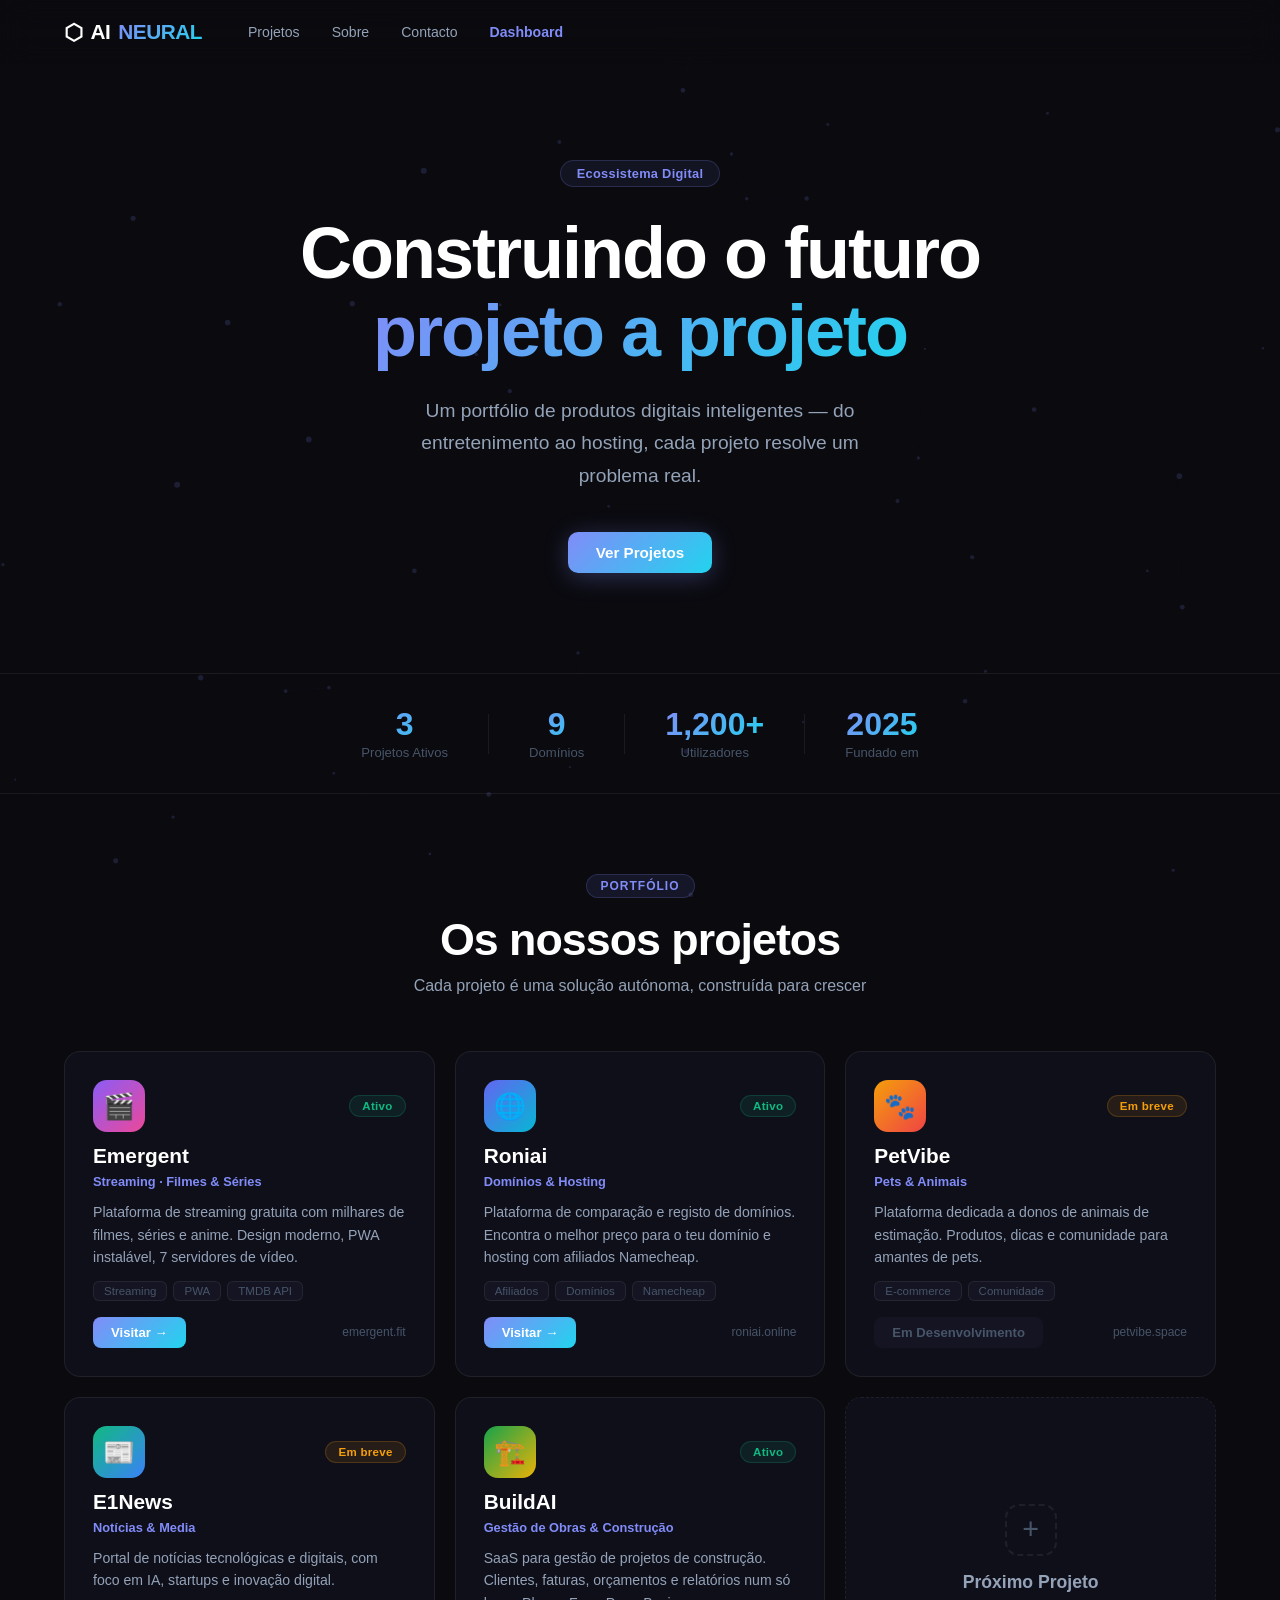
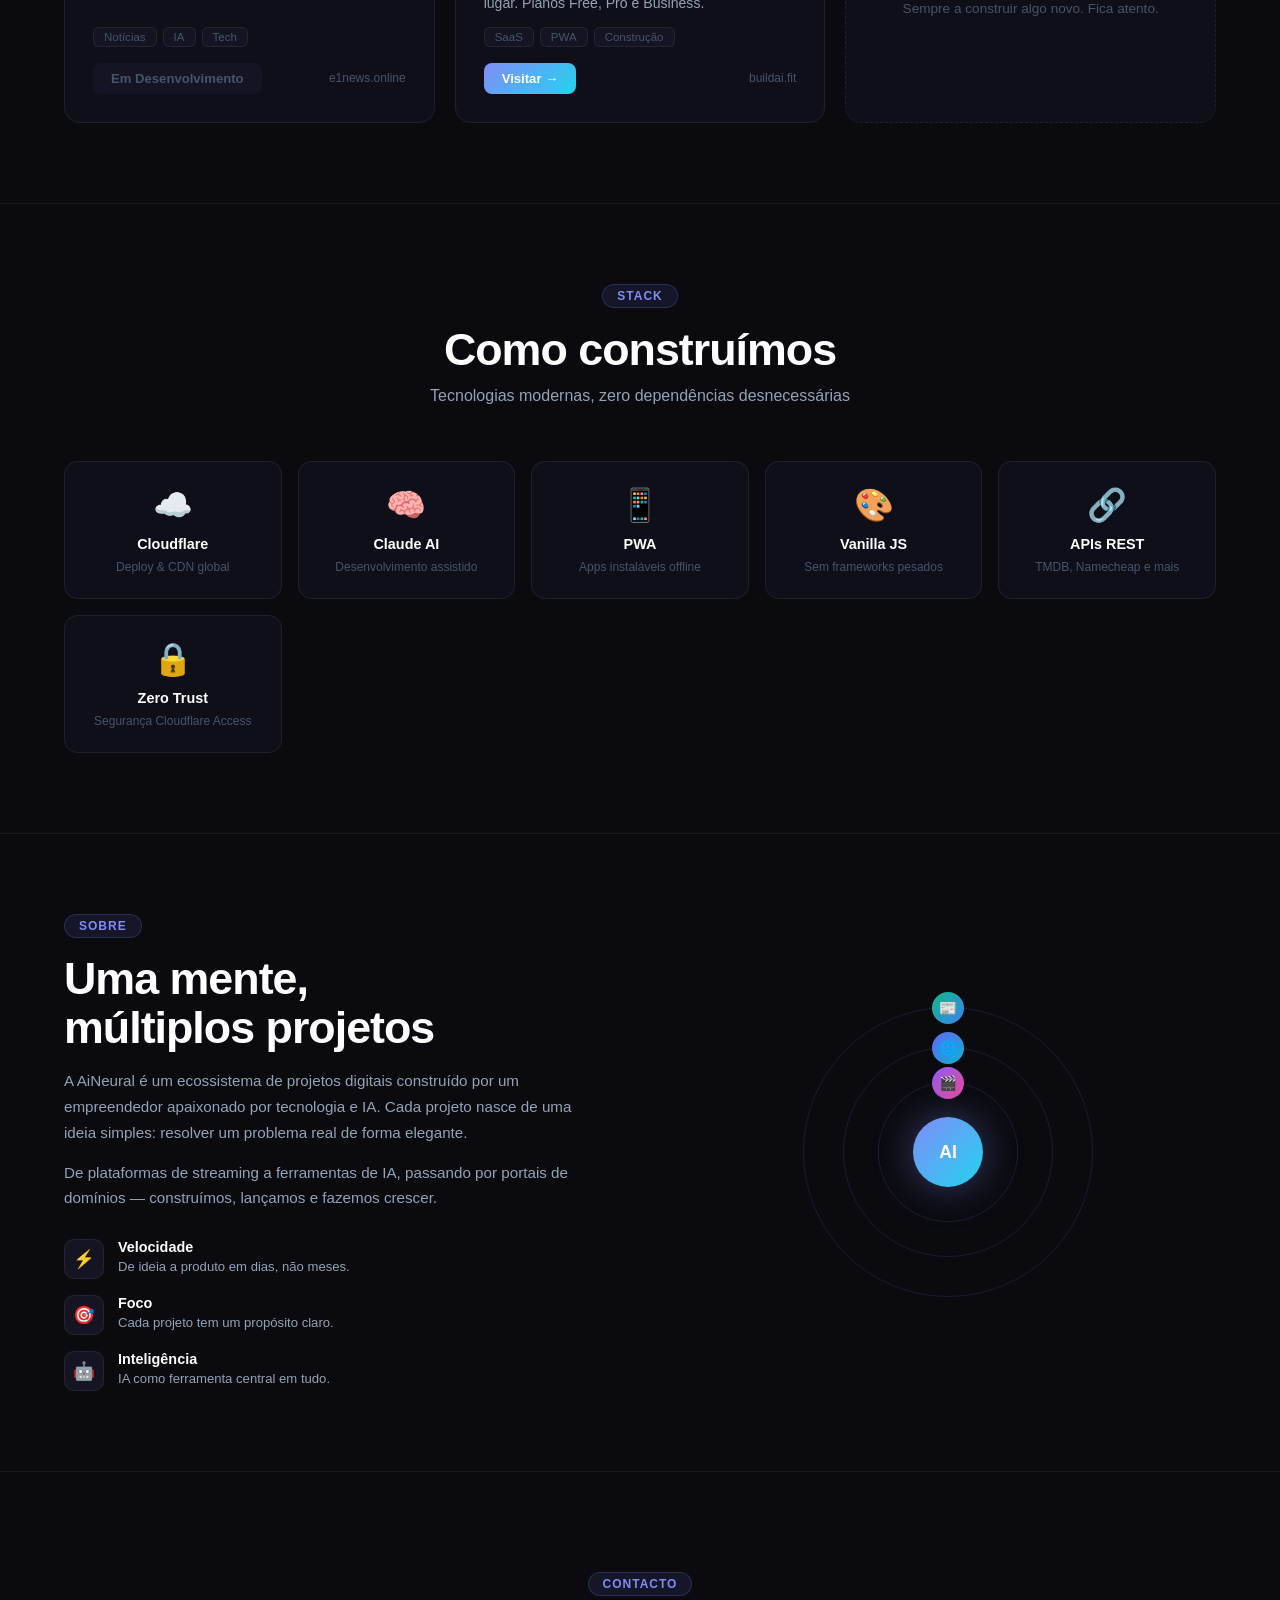
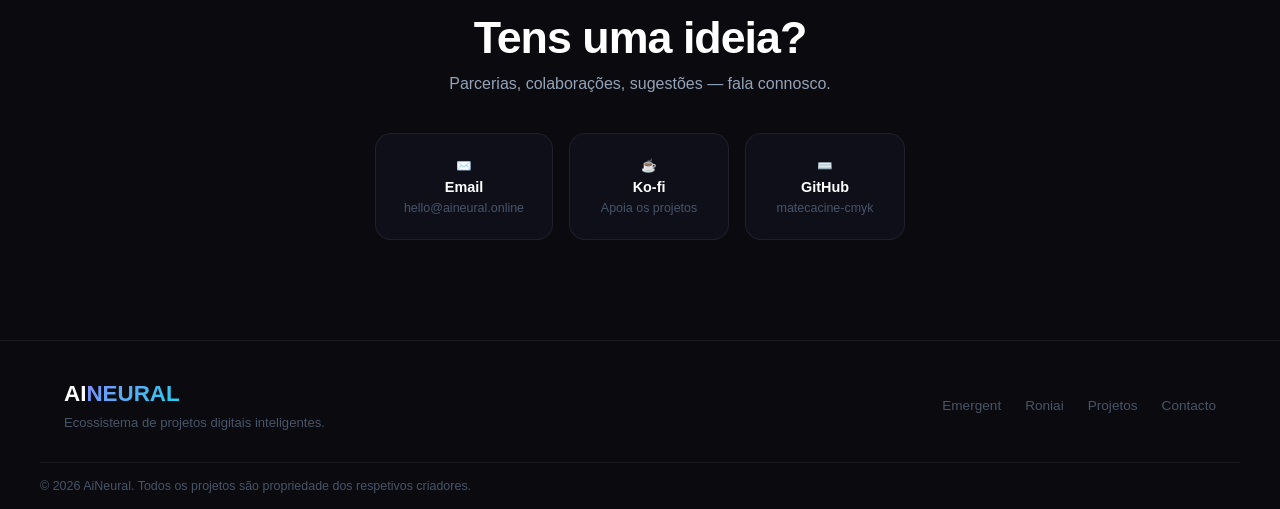
<file: index.html>
<!DOCTYPE html>
<html lang="pt">
<head>
  <meta charset="UTF-8">
  <meta name="viewport" content="width=device-width, initial-scale=1.0">
  <title>AiNeural — Ecossistema Digital</title>
  <meta name="description" content="Um ecossistema de projetos digitais inteligentes. Streaming, domínios, e muito mais.">
  <meta name="theme-color" content="#0a0a0f">
  <link rel="stylesheet" href="css/style.css">
  <link rel="icon" href="data:image/svg+xml,<svg xmlns='http://www.w3.org/2000/svg' viewBox='0 0 100 100'><text y='.9em' font-size='90'>🧠</text></svg>">
</head>
<body>

<!-- ─── Canvas neural background ─────────────────────────────────────────── -->
<canvas id="neural-canvas"></canvas>

<!-- ─── Header ───────────────────────────────────────────────────────────── -->
<header>
  <div class="container header-inner">
    <a class="logo" href="#">
      <span class="logo-icon">⬡</span>
      AI<strong>NEURAL</strong>
    </a>
    <nav>
      <a href="#projetos">Projetos</a>
      <a href="#sobre">Sobre</a>
      <a href="#contacto">Contacto</a>
      <a href="/dashboard/" style="color:var(--primary);font-weight:600">Dashboard</a>
    </nav>
    <button class="hamburger" id="hamburger" onclick="document.getElementById('mobile-nav').classList.toggle('open')">
      <span></span><span></span><span></span>
    </button>
  </div>
</header>

<!-- ─── Mobile Nav ────────────────────────────────────────────────────────── -->
<div class="mobile-nav" id="mobile-nav">
  <button class="mobile-nav-close" onclick="document.getElementById('mobile-nav').classList.remove('open')">✕</button>
  <a href="#projetos" onclick="document.getElementById('mobile-nav').classList.remove('open')">Projetos</a>
  <a href="#sobre" onclick="document.getElementById('mobile-nav').classList.remove('open')">Sobre</a>
  <a href="#contacto" onclick="document.getElementById('mobile-nav').classList.remove('open')">Contacto</a>
</div>

<!-- ─── Hero ──────────────────────────────────────────────────────────────── -->
<section class="hero">
  <div class="container hero-inner">
    <div class="hero-tag">Ecossistema Digital</div>
    <h1>Construindo o futuro<br><span class="gradient-text">projeto a projeto</span></h1>
    <p>Um portfólio de produtos digitais inteligentes — do entretenimento ao hosting, cada projeto resolve um problema real.</p>
    <a href="#projetos" class="btn-primary">Ver Projetos</a>
  </div>
</section>

<!-- ─── Stats ─────────────────────────────────────────────────────────────── -->
<section class="stats-bar">
  <div class="container stats-inner">
    <div class="stat-item">
      <strong id="count-projects">0</strong>
      <span>Projetos Ativos</span>
    </div>
    <div class="stat-divider"></div>
    <div class="stat-item">
      <strong id="count-domains">0</strong>
      <span>Domínios</span>
    </div>
    <div class="stat-divider"></div>
    <div class="stat-item">
      <strong id="count-users">0</strong>
      <span>Utilizadores</span>
    </div>
    <div class="stat-divider"></div>
    <div class="stat-item">
      <strong>2025</strong>
      <span>Fundado em</span>
    </div>
  </div>
</section>

<!-- ─── Projetos ──────────────────────────────────────────────────────────── -->
<section class="projects" id="projetos">
  <div class="container">
    <div class="section-header">
      <div class="section-tag">Portfólio</div>
      <h2>Os nossos projetos</h2>
      <p>Cada projeto é uma solução autónoma, construída para crescer</p>
    </div>

    <div class="projects-grid" id="projects-grid">

      <!-- Emergent -->
      <div class="project-card" data-status="live">
        <div class="project-header">
          <div class="project-icon" style="background: linear-gradient(135deg,#8B5CF6,#EC4899)">🎬</div>
          <div class="project-status live">Ativo</div>
        </div>
        <h3>Emergent</h3>
        <p class="project-tagline">Streaming · Filmes &amp; Séries</p>
        <p class="project-desc">Plataforma de streaming gratuita com milhares de filmes, séries e anime. Design moderno, PWA instalável, 7 servidores de vídeo.</p>
        <div class="project-tags">
          <span>Streaming</span>
          <span>PWA</span>
          <span>TMDB API</span>
        </div>
        <div class="project-footer">
          <a href="https://emergent.fit" target="_blank" class="btn-project">Visitar →</a>
          <span class="project-domain">emergent.fit</span>
        </div>
      </div>

      <!-- Roniai -->
      <div class="project-card" data-status="live">
        <div class="project-header">
          <div class="project-icon" style="background: linear-gradient(135deg,#6366F1,#06B6D4)">🌐</div>
          <div class="project-status live">Ativo</div>
        </div>
        <h3>Roniai</h3>
        <p class="project-tagline">Domínios &amp; Hosting</p>
        <p class="project-desc">Plataforma de comparação e registo de domínios. Encontra o melhor preço para o teu domínio e hosting com afiliados Namecheap.</p>
        <div class="project-tags">
          <span>Afiliados</span>
          <span>Domínios</span>
          <span>Namecheap</span>
        </div>
        <div class="project-footer">
          <a href="https://roniai.online" target="_blank" class="btn-project">Visitar →</a>
          <span class="project-domain">roniai.online</span>
        </div>
      </div>

      <!-- Em breve 1 -->
      <div class="project-card" data-status="soon">
        <div class="project-header">
          <div class="project-icon" style="background: linear-gradient(135deg,#F59E0B,#EF4444)">🐾</div>
          <div class="project-status soon">Em breve</div>
        </div>
        <h3>PetVibe</h3>
        <p class="project-tagline">Pets &amp; Animais</p>
        <p class="project-desc">Plataforma dedicada a donos de animais de estimação. Produtos, dicas e comunidade para amantes de pets.</p>
        <div class="project-tags">
          <span>E-commerce</span>
          <span>Comunidade</span>
        </div>
        <div class="project-footer">
          <span class="btn-project coming">Em Desenvolvimento</span>
          <span class="project-domain">petvibe.space</span>
        </div>
      </div>

      <!-- Em breve 2 -->
      <div class="project-card" data-status="soon">
        <div class="project-header">
          <div class="project-icon" style="background: linear-gradient(135deg,#10B981,#3B82F6)">📰</div>
          <div class="project-status soon">Em breve</div>
        </div>
        <h3>E1News</h3>
        <p class="project-tagline">Notícias &amp; Media</p>
        <p class="project-desc">Portal de notícias tecnológicas e digitais, com foco em IA, startups e inovação digital.</p>
        <div class="project-tags">
          <span>Notícias</span>
          <span>IA</span>
          <span>Tech</span>
        </div>
        <div class="project-footer">
          <span class="btn-project coming">Em Desenvolvimento</span>
          <span class="project-domain">e1news.online</span>
        </div>
      </div>

      <!-- BuildAI -->
      <div class="project-card" data-status="live">
        <div class="project-header">
          <div class="project-icon" style="background: linear-gradient(135deg,#16a34a,#eab308)">🏗️</div>
          <div class="project-status live">Ativo</div>
        </div>
        <h3>BuildAI</h3>
        <p class="project-tagline">Gestão de Obras &amp; Construção</p>
        <p class="project-desc">SaaS para gestão de projetos de construção. Clientes, faturas, orçamentos e relatórios num só lugar. Planos Free, Pro e Business.</p>
        <div class="project-tags">
          <span>SaaS</span>
          <span>PWA</span>
          <span>Construção</span>
        </div>
        <div class="project-footer">
          <a href="https://buildai.fit" target="_blank" class="btn-project">Visitar →</a>
          <span class="project-domain">buildai.fit</span>
        </div>
      </div>

      <!-- Novo projeto -->
      <div class="project-card new-project">
        <div class="new-project-inner">
          <div class="new-icon">+</div>
          <h3>Próximo Projeto</h3>
          <p>Sempre a construir algo novo. Fica atento.</p>
        </div>
      </div>

    </div>
  </div>
</section>

<!-- ─── Tech Stack ────────────────────────────────────────────────────────── -->
<section class="techstack">
  <div class="container">
    <div class="section-header">
      <div class="section-tag">Stack</div>
      <h2>Como construímos</h2>
      <p>Tecnologias modernas, zero dependências desnecessárias</p>
    </div>
    <div class="tech-grid">
      <div class="tech-item">
        <div class="tech-icon">☁️</div>
        <strong>Cloudflare</strong>
        <span>Deploy & CDN global</span>
      </div>
      <div class="tech-item">
        <div class="tech-icon">🧠</div>
        <strong>Claude AI</strong>
        <span>Desenvolvimento assistido</span>
      </div>
      <div class="tech-item">
        <div class="tech-icon">📱</div>
        <strong>PWA</strong>
        <span>Apps instaláveis offline</span>
      </div>
      <div class="tech-item">
        <div class="tech-icon">🎨</div>
        <strong>Vanilla JS</strong>
        <span>Sem frameworks pesados</span>
      </div>
      <div class="tech-item">
        <div class="tech-icon">🔗</div>
        <strong>APIs REST</strong>
        <span>TMDB, Namecheap e mais</span>
      </div>
      <div class="tech-item">
        <div class="tech-icon">🔒</div>
        <strong>Zero Trust</strong>
        <span>Segurança Cloudflare Access</span>
      </div>
    </div>
  </div>
</section>

<!-- ─── Sobre ───────────────────────────────────────────────────────────────── -->
<section class="about" id="sobre">
  <div class="container about-inner">
    <div class="about-text">
      <div class="section-tag">Sobre</div>
      <h2>Uma mente,<br>múltiplos projetos</h2>
      <p>A AiNeural é um ecossistema de projetos digitais construído por um empreendedor apaixonado por tecnologia e IA. Cada projeto nasce de uma ideia simples: resolver um problema real de forma elegante.</p>
      <p>De plataformas de streaming a ferramentas de IA, passando por portais de domínios — construímos, lançamos e fazemos crescer.</p>
      <div class="about-values">
        <div class="value">
          <span class="value-icon">⚡</span>
          <div>
            <strong>Velocidade</strong>
            <p>De ideia a produto em dias, não meses.</p>
          </div>
        </div>
        <div class="value">
          <span class="value-icon">🎯</span>
          <div>
            <strong>Foco</strong>
            <p>Cada projeto tem um propósito claro.</p>
          </div>
        </div>
        <div class="value">
          <span class="value-icon">🤖</span>
          <div>
            <strong>Inteligência</strong>
            <p>IA como ferramenta central em tudo.</p>
          </div>
        </div>
      </div>
    </div>
    <div class="about-visual">
      <div class="orbit-container">
        <div class="orbit-center">AI</div>
        <div class="orbit orbit-1">
          <div class="orbit-dot" style="background:linear-gradient(135deg,#8B5CF6,#EC4899)">🎬</div>
        </div>
        <div class="orbit orbit-2">
          <div class="orbit-dot" style="background:linear-gradient(135deg,#6366F1,#06B6D4)">🌐</div>
        </div>
        <div class="orbit orbit-3">
          <div class="orbit-dot" style="background:linear-gradient(135deg,#10B981,#3B82F6)">📰</div>
        </div>
      </div>
    </div>
  </div>
</section>

<!-- ─── Contacto ───────────────────────────────────────────────────────────── -->
<section class="contact" id="contacto">
  <div class="container contact-inner">
    <div class="section-tag">Contacto</div>
    <h2>Tens uma ideia?</h2>
    <p>Parcerias, colaborações, sugestões — fala connosco.</p>
    <div class="contact-cards">
      <a href="mailto:hello@aineural.online" class="contact-card">
        <span class="contact-icon">✉️</span>
        <strong>Email</strong>
        <span>hello@aineural.online</span>
      </a>
      <a href="https://ko-fi.com/emergent" target="_blank" class="contact-card">
        <span class="contact-icon">☕</span>
        <strong>Ko-fi</strong>
        <span>Apoia os projetos</span>
      </a>
      <a href="https://github.com/matecacine-cmyk" target="_blank" class="contact-card">
        <span class="contact-icon">⌨️</span>
        <strong>GitHub</strong>
        <span>matecacine-cmyk</span>
      </a>
    </div>
  </div>
</section>

<!-- ─── Footer ─────────────────────────────────────────────────────────────── -->
<footer>
  <div class="container footer-inner">
    <div>
      <span class="footer-logo">AI<strong>NEURAL</strong></span>
      <p>Ecossistema de projetos digitais inteligentes.</p>
    </div>
    <div class="footer-links">
      <a href="https://emergent.fit" target="_blank">Emergent</a>
      <a href="https://roniai.online" target="_blank">Roniai</a>
      <a href="#projetos">Projetos</a>
      <a href="#contacto">Contacto</a>
    </div>
  </div>
  <div class="container footer-bottom">
    <p>© <span id="year"></span> AiNeural. Todos os projetos são propriedade dos respetivos criadores.</p>
  </div>
</footer>

<script src="js/app.js"></script>
</body>
</html>
</file>
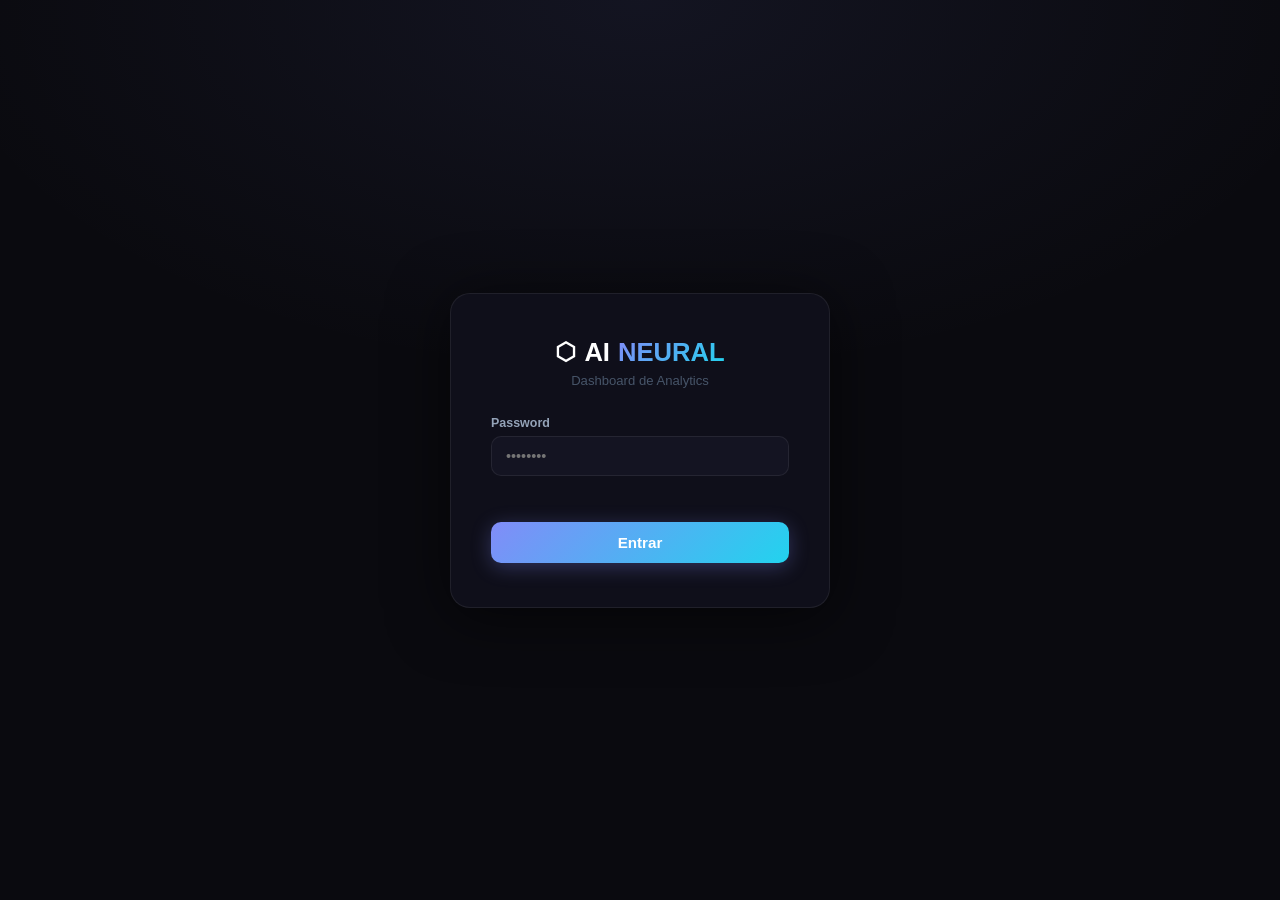
<file: dashboard/index.html>
<!DOCTYPE html>
<html lang="pt">
<head>
  <meta charset="UTF-8">
  <meta name="viewport" content="width=device-width, initial-scale=1.0">
  <title>AiNeural — Dashboard</title>
  <meta name="robots" content="noindex, nofollow">
  <meta name="theme-color" content="#0a0a0f">
  <link rel="stylesheet" href="dashboard.css">
  <link rel="icon" href="data:image/svg+xml,<svg xmlns='http://www.w3.org/2000/svg' viewBox='0 0 100 100'><text y='.9em' font-size='90'>🧠</text></svg>">
</head>
<body>

<!-- ─── Login ─────────────────────────────────────────────────────────────── -->
<div id="login-screen" class="login-screen">
  <div class="login-box">
    <div class="login-logo"><span>⬡</span> AI<strong>NEURAL</strong></div>
    <p class="login-sub">Dashboard de Analytics</p>
    <div class="login-form">
      <div class="form-group">
        <label>Password</label>
        <input type="password" id="login-pass" placeholder="••••••••"
          onkeydown="if(event.key==='Enter') Auth.login()">
      </div>
      <div id="login-error" class="login-error"></div>
      <button class="btn-login" onclick="Auth.login()">Entrar</button>
    </div>
  </div>
</div>

<aside class="sidebar hidden" id="sidebar">
  <div class="sidebar-logo">
    <span>⬡</span> AI<strong>NEURAL</strong>
  </div>
  <nav class="sidebar-nav">
    <a class="nav-item active" data-page="overview"><span>📊</span> Visão Geral</a>
    <a class="nav-item" data-page="revenue"><span>💶</span> Receita</a>
    <a class="nav-item" data-page="projects"><span>📋</span> Projetos</a>
    <a class="nav-item" data-page="traffic"><span>📈</span> Tráfego</a>
    <a class="nav-item" data-page="affiliate"><span>🔗</span> Afiliados</a>
  </nav>
  <div class="sidebar-footer">
    <a href="https://aineural.online" target="_blank" class="btn-back">← Voltar ao site</a>
  </div>
</aside>

<div class="main-wrap hidden" id="main-wrap">
  <header class="dash-header">
    <button class="menu-toggle" onclick="document.getElementById('sidebar').classList.toggle('open')">☰</button>
    <h1 id="page-title">Visão Geral</h1>
    <div class="header-right">
      <div class="date-badge" id="date-badge"></div>
      <div class="period-select">
        <button class="period-btn active" data-period="30">30d</button>
        <button class="period-btn" data-period="90">90d</button>
        <button class="period-btn" data-period="365">1a</button>
      </div>
    </div>
  </header>

  <main class="dash-main" id="dash-main"></main>
</div>

<script src="dashboard.js"></script>
</body>
</html>
</file>
<file: css/style.css>
/* ─── Variables ───────────────────────────────────────────────────────────── */
:root {
  --bg: #0a0a0f;
  --bg2: #0f0f1a;
  --bg3: #141422;
  --bg4: #1e1e30;
  --border: rgba(255,255,255,0.07);
  --text: #ffffff;
  --text2: #94a3b8;
  --text3: #475569;
  --primary: #818CF8;
  --gradient: linear-gradient(135deg, #818CF8, #22D3EE);
  --glow: rgba(129,140,248,0.15);
  --radius: 16px;
  --transition: 0.2s ease;
}

/* ─── Reset ───────────────────────────────────────────────────────────────── */
*, *::before, *::after { box-sizing: border-box; margin: 0; padding: 0; }
html { scroll-behavior: smooth; }
body { font-family: 'Helvetica Neue', Arial, sans-serif; background: var(--bg); color: var(--text); min-height: 100vh; overflow-x: hidden; }
a { color: inherit; text-decoration: none; }
img { max-width: 100%; }
button { cursor: pointer; border: none; background: none; color: inherit; font: inherit; }
.container { max-width: 1200px; margin: 0 auto; padding: 0 24px; }

/* ─── Neural Canvas ───────────────────────────────────────────────────────── */
#neural-canvas {
  position: fixed; inset: 0; z-index: 0;
  pointer-events: none; opacity: 0.4;
}

/* ─── Gradient Text ───────────────────────────────────────────────────────── */
.gradient-text {
  background: var(--gradient);
  -webkit-background-clip: text;
  -webkit-text-fill-color: transparent;
  background-clip: text;
}

/* ─── Buttons ─────────────────────────────────────────────────────────────── */
.btn-primary {
  display: inline-flex; align-items: center; gap: 8px;
  padding: 12px 28px; border-radius: 10px;
  background: var(--gradient); color: #fff;
  font-weight: 700; font-size: 0.95rem;
  box-shadow: 0 4px 24px rgba(129,140,248,0.3);
  transition: opacity var(--transition), transform var(--transition);
  position: relative; z-index: 1;
}
.btn-primary:hover { opacity: 0.88; transform: translateY(-2px); }
.btn-primary.btn-lg { padding: 15px 36px; font-size: 1rem; border-radius: 12px; }

/* ─── Header ──────────────────────────────────────────────────────────────── */
header {
  position: fixed; top: 0; left: 0; right: 0; z-index: 100;
  background: rgba(10,10,15,0.8);
  backdrop-filter: blur(16px); -webkit-backdrop-filter: blur(16px);
  border-bottom: 1px solid var(--border);
}
.header-inner { display: flex; align-items: center; gap: 24px; height: 64px; position: relative; z-index: 1; }
.logo {
  display: flex; align-items: center; gap: 8px;
  font-size: 1.3rem; font-weight: 800; color: var(--text);
  flex-shrink: 0; letter-spacing: -0.5px;
}
.logo strong { background: var(--gradient); -webkit-background-clip: text; -webkit-text-fill-color: transparent; background-clip: text; }
.logo-icon { font-size: 1.4rem; }
nav { display: flex; gap: 4px; margin-left: 8px; }
nav a { padding: 6px 14px; border-radius: 8px; font-size: 0.88rem; color: var(--text2); transition: color var(--transition), background var(--transition); }
nav a:hover { color: var(--text); background: var(--bg3); }
.hamburger { display: none; flex-direction: column; gap: 5px; padding: 8px; margin-left: auto; }
.hamburger span { width: 22px; height: 2px; background: var(--text); border-radius: 2px; }
.mobile-nav { display: none; position: fixed; inset: 0; background: var(--bg2); z-index: 200; padding: 80px 24px 24px; flex-direction: column; gap: 4px; }
.mobile-nav.open { display: flex; }
.mobile-nav a { padding: 14px 0; font-size: 1rem; border-bottom: 1px solid var(--border); color: var(--text2); }
.mobile-nav-close { position: absolute; top: 20px; right: 20px; font-size: 1.5rem; color: var(--text3); }

/* ─── Section Tag ─────────────────────────────────────────────────────────── */
.section-tag {
  display: inline-block;
  background: rgba(129,140,248,0.1);
  border: 1px solid rgba(129,140,248,0.2);
  color: var(--primary); font-size: 0.75rem;
  font-weight: 700; letter-spacing: 1px;
  text-transform: uppercase; padding: 4px 14px;
  border-radius: 20px; margin-bottom: 16px;
}

/* ─── Hero ────────────────────────────────────────────────────────────────── */
.hero { padding: 160px 0 100px; position: relative; text-align: center; }
.hero-inner { position: relative; z-index: 1; }
.hero-tag {
  display: inline-block;
  background: rgba(129,140,248,0.08);
  border: 1px solid rgba(129,140,248,0.2);
  color: var(--primary); font-size: 0.8rem; font-weight: 600;
  padding: 5px 16px; border-radius: 20px; margin-bottom: 28px;
  letter-spacing: 0.3px;
}
.hero h1 {
  font-size: clamp(2.4rem, 6vw, 4.5rem);
  font-weight: 900; line-height: 1.08;
  letter-spacing: -2px; margin-bottom: 24px;
}
.hero p { color: var(--text2); font-size: clamp(1rem, 2vw, 1.2rem); line-height: 1.7; max-width: 520px; margin: 0 auto 40px; }

/* ─── Stats Bar ───────────────────────────────────────────────────────────── */
.stats-bar { padding: 32px 0; border-top: 1px solid var(--border); border-bottom: 1px solid var(--border); position: relative; z-index: 1; }
.stats-inner { display: flex; align-items: center; justify-content: center; gap: 40px; flex-wrap: wrap; }
.stat-item { text-align: center; }
.stat-item strong { display: block; font-size: 2rem; font-weight: 900; background: var(--gradient); -webkit-background-clip: text; -webkit-text-fill-color: transparent; background-clip: text; }
.stat-item span { font-size: 0.82rem; color: var(--text3); }
.stat-divider { width: 1px; height: 40px; background: var(--border); }

/* ─── Section Header ──────────────────────────────────────────────────────── */
.section-header { text-align: center; margin-bottom: 56px; }
.section-header h2 { font-size: clamp(1.8rem, 4vw, 2.8rem); font-weight: 800; letter-spacing: -1px; margin-bottom: 12px; }
.section-header p { color: var(--text2); font-size: 1rem; }

/* ─── Projects ────────────────────────────────────────────────────────────── */
.projects { padding: 80px 0; position: relative; z-index: 1; }
.projects-grid {
  display: grid;
  grid-template-columns: repeat(auto-fill, minmax(320px, 1fr));
  gap: 20px;
}
.project-card {
  background: var(--bg2);
  border: 1px solid var(--border);
  border-radius: var(--radius);
  padding: 28px;
  transition: border-color var(--transition), box-shadow var(--transition), transform var(--transition);
  display: flex; flex-direction: column; gap: 12px;
}
.project-card:hover { border-color: rgba(129,140,248,0.3); box-shadow: 0 0 40px rgba(129,140,248,0.08); transform: translateY(-3px); }
.project-header { display: flex; align-items: center; justify-content: space-between; }
.project-icon { width: 52px; height: 52px; border-radius: 14px; display: flex; align-items: center; justify-content: center; font-size: 1.6rem; }
.project-status { font-size: 0.72rem; font-weight: 700; padding: 4px 12px; border-radius: 20px; letter-spacing: 0.3px; }
.project-status.live { background: rgba(16,185,129,0.1); color: #10B981; border: 1px solid rgba(16,185,129,0.2); }
.project-status.soon { background: rgba(245,158,11,0.1); color: #F59E0B; border: 1px solid rgba(245,158,11,0.2); }
.project-card h3 { font-size: 1.3rem; font-weight: 800; }
.project-tagline { font-size: 0.8rem; color: var(--primary); font-weight: 600; margin-top: -6px; }
.project-desc { color: var(--text2); font-size: 0.88rem; line-height: 1.6; flex: 1; }
.project-tags { display: flex; flex-wrap: wrap; gap: 6px; }
.project-tags span { background: var(--bg3); border: 1px solid var(--border); color: var(--text3); font-size: 0.72rem; padding: 3px 10px; border-radius: 6px; }
.project-footer { display: flex; align-items: center; justify-content: space-between; margin-top: 4px; }
.btn-project { padding: 8px 18px; border-radius: 8px; background: var(--gradient); color: #fff; font-size: 0.82rem; font-weight: 700; transition: opacity var(--transition); }
.btn-project:hover { opacity: 0.85; }
.btn-project.coming { background: var(--bg3); color: var(--text3); }
.project-domain { font-size: 0.75rem; color: var(--text3); }

/* ─── New Project Card ────────────────────────────────────────────────────── */
.new-project {
  border-style: dashed !important;
  align-items: center; justify-content: center;
  min-height: 240px;
}
.new-project-inner { text-align: center; }
.new-icon { width: 52px; height: 52px; border-radius: 14px; border: 2px dashed var(--border); display: flex; align-items: center; justify-content: center; font-size: 1.8rem; color: var(--text3); margin: 0 auto 16px; }
.new-project h3 { font-size: 1.1rem; color: var(--text2); margin-bottom: 8px; }
.new-project p { font-size: 0.85rem; color: var(--text3); }

/* ─── Tech Stack ─────────────────────────────────────────────────────────── */
.techstack { padding: 80px 0; border-top: 1px solid var(--border); position: relative; z-index: 1; }
.tech-grid { display: grid; grid-template-columns: repeat(auto-fill, minmax(180px, 1fr)); gap: 16px; }
.tech-item {
  background: var(--bg2); border: 1px solid var(--border);
  border-radius: 14px; padding: 24px 20px;
  display: flex; flex-direction: column; align-items: center;
  gap: 8px; text-align: center;
  transition: border-color var(--transition), transform var(--transition);
}
.tech-item:hover { border-color: rgba(129,140,248,0.3); transform: translateY(-2px); }
.tech-icon { font-size: 2rem; margin-bottom: 4px; }
.tech-item strong { font-size: 0.9rem; font-weight: 700; }
.tech-item span { font-size: 0.75rem; color: var(--text3); }

/* ─── About ───────────────────────────────────────────────────────────────── */
.about { padding: 80px 0; position: relative; z-index: 1; border-top: 1px solid var(--border); }
.about-inner { display: grid; grid-template-columns: 1fr 1fr; gap: 80px; align-items: center; }
.about-text h2 { font-size: clamp(1.8rem, 3.5vw, 2.8rem); font-weight: 800; letter-spacing: -1px; margin-bottom: 16px; line-height: 1.1; }
.about-text p { color: var(--text2); font-size: 0.95rem; line-height: 1.7; margin-bottom: 14px; }
.about-values { display: flex; flex-direction: column; gap: 16px; margin-top: 28px; }
.value { display: flex; align-items: flex-start; gap: 14px; }
.value-icon { width: 40px; height: 40px; border-radius: 10px; background: var(--bg3); border: 1px solid var(--border); display: flex; align-items: center; justify-content: center; font-size: 1.1rem; flex-shrink: 0; }
.value strong { display: block; font-size: 0.9rem; margin-bottom: 2px; }
.value p { color: var(--text2); font-size: 0.82rem; line-height: 1.5; margin: 0; }

/* ─── Orbit Animation ─────────────────────────────────────────────────────── */
.orbit-container { position: relative; width: 300px; height: 300px; margin: 0 auto; }
.orbit-center {
  position: absolute; top: 50%; left: 50%; transform: translate(-50%,-50%);
  width: 70px; height: 70px; border-radius: 50%;
  background: var(--gradient);
  display: flex; align-items: center; justify-content: center;
  font-size: 1.1rem; font-weight: 900; color: #fff;
  box-shadow: 0 0 40px rgba(129,140,248,0.4);
  z-index: 2;
}
.orbit {
  position: absolute; top: 50%; left: 50%;
  border: 1px solid rgba(129,140,248,0.15);
  border-radius: 50%;
  transform-origin: center center;
}
.orbit-1 { width: 140px; height: 140px; margin: -70px 0 0 -70px; animation: orbit-spin 6s linear infinite; }
.orbit-2 { width: 210px; height: 210px; margin: -105px 0 0 -105px; animation: orbit-spin 10s linear infinite reverse; }
.orbit-3 { width: 290px; height: 290px; margin: -145px 0 0 -145px; animation: orbit-spin 14s linear infinite; }
.orbit-dot {
  position: absolute; top: -16px; left: 50%; margin-left: -16px;
  width: 32px; height: 32px; border-radius: 50%;
  display: flex; align-items: center; justify-content: center;
  font-size: 0.9rem;
}
@keyframes orbit-spin { from { transform: rotate(0deg); } to { transform: rotate(360deg); } }

/* ─── Contact ─────────────────────────────────────────────────────────────── */
.contact { padding: 100px 0; text-align: center; position: relative; z-index: 1; border-top: 1px solid var(--border); }
.contact-inner { }
.contact h2 { font-size: clamp(1.8rem, 4vw, 2.8rem); font-weight: 800; letter-spacing: -1px; margin-bottom: 12px; }
.contact p { color: var(--text2); margin-bottom: 40px; font-size: 1rem; }
.contact-cards { display: flex; gap: 16px; justify-content: center; flex-wrap: wrap; }
.contact-card {
  background: var(--bg2); border: 1px solid var(--border);
  border-radius: 16px; padding: 24px 28px;
  display: flex; flex-direction: column; align-items: center; gap: 6px;
  min-width: 160px; transition: border-color var(--transition), transform var(--transition);
}
.contact-card:hover { border-color: rgba(129,140,248,0.4); transform: translateY(-3px); }
.contact-icon { font-size: 1.8rem; }
.contact-card strong { font-size: 0.9rem; font-weight: 700; }
.contact-card span { font-size: 0.78rem; color: var(--text3); }

/* ─── Footer ──────────────────────────────────────────────────────────────── */
footer { border-top: 1px solid var(--border); padding: 40px 0 0; position: relative; z-index: 1; }
.footer-inner { display: flex; justify-content: space-between; align-items: center; flex-wrap: wrap; gap: 24px; padding-bottom: 32px; }
.footer-logo { display: block; font-size: 1.4rem; font-weight: 900; margin-bottom: 8px; }
.footer-logo strong { background: var(--gradient); -webkit-background-clip: text; -webkit-text-fill-color: transparent; background-clip: text; }
footer .footer-inner > div > p { font-size: 0.82rem; color: var(--text3); }
.footer-links { display: flex; gap: 24px; flex-wrap: wrap; }
.footer-links a { font-size: 0.85rem; color: var(--text3); transition: color var(--transition); }
.footer-links a:hover { color: var(--text); }
.footer-bottom { border-top: 1px solid var(--border); padding: 16px 0; }
.footer-bottom p { font-size: 0.78rem; color: var(--text3); }

/* ─── Responsive ──────────────────────────────────────────────────────────── */
@media (max-width: 900px) {
  .about-inner { grid-template-columns: 1fr; gap: 48px; }
  .orbit-container { width: 240px; height: 240px; }
  .orbit-1 { width: 110px; height: 110px; margin: -55px 0 0 -55px; }
  .orbit-2 { width: 168px; height: 168px; margin: -84px 0 0 -84px; }
  .orbit-3 { width: 230px; height: 230px; margin: -115px 0 0 -115px; }
}
@media (max-width: 768px) {
  nav { display: none; }
  .hamburger { display: flex; }
  .projects-grid { grid-template-columns: 1fr; }
  .stat-divider { display: none; }
  .stats-inner { gap: 28px; }
  .footer-inner { flex-direction: column; align-items: flex-start; }
}
@media (max-width: 480px) {
  .hero { padding: 120px 0 60px; }
}
</file>
<file: dashboard/dashboard.css>
/* ─── Variables ───────────────────────────────────────────────────────────── */
:root {
  --bg: #0a0a0f;
  --bg2: #0f0f1a;
  --bg3: #141422;
  --bg4: #1a1a2e;
  --border: rgba(255,255,255,0.07);
  --text: #ffffff;
  --text2: #94a3b8;
  --text3: #475569;
  --primary: #818CF8;
  --cyan: #22D3EE;
  --green: #10B981;
  --gold: #F59E0B;
  --red: #F87171;
  --gradient: linear-gradient(135deg, #818CF8, #22D3EE);
  --gradient2: linear-gradient(135deg, #818CF8 0%, #EC4899 100%);
  --sidebar-w: 240px;
  --header-h: 60px;
  --radius: 14px;
  --transition: 0.2s ease;
}

*, *::before, *::after { box-sizing: border-box; margin: 0; padding: 0; }
html { scroll-behavior: smooth; }
body {
  font-family: 'Helvetica Neue', Arial, sans-serif;
  background: var(--bg); color: var(--text);
  min-height: 100vh; overflow-x: hidden;
  display: flex;
}
a { color: inherit; text-decoration: none; }
button { cursor: pointer; border: none; background: none; color: inherit; font: inherit; }

/* ─── Utilities ───────────────────────────────────────────────────────────── */
.hidden { display: none !important; }

/* ─── Login ───────────────────────────────────────────────────────────────── */
.login-screen {
  position: fixed; inset: 0; z-index: 999;
  display: flex; align-items: center; justify-content: center;
  background: var(--bg);
  background-image: radial-gradient(ellipse 80% 60% at 50% 0%, rgba(129,140,248,0.08) 0%, transparent 70%);
}
.login-box {
  background: var(--bg2); border: 1px solid var(--border);
  border-radius: 20px; padding: 44px 40px;
  width: 100%; max-width: 380px;
  box-shadow: 0 8px 60px rgba(0,0,0,0.6);
  text-align: center;
}
.login-logo {
  font-size: 1.6rem; font-weight: 900;
  display: flex; align-items: center; justify-content: center; gap: 8px;
  margin-bottom: 6px;
}
.login-logo span { font-size: 1.5rem; }
.login-logo strong {
  background: var(--gradient);
  -webkit-background-clip: text; -webkit-text-fill-color: transparent; background-clip: text;
}
.login-sub { font-size: 0.82rem; color: var(--text3); margin-bottom: 28px; }
.login-form { display: flex; flex-direction: column; gap: 14px; text-align: left; }
.form-group { display: flex; flex-direction: column; gap: 6px; }
.form-group label { font-size: 0.78rem; font-weight: 600; color: var(--text2); }
.form-group input {
  padding: 11px 14px; border-radius: 10px;
  background: var(--bg3); border: 1px solid var(--border);
  color: var(--text); font-size: 0.9rem; transition: border-color var(--transition);
}
.form-group input:focus { outline: none; border-color: var(--primary); }
.login-error { font-size: 0.8rem; color: var(--red); text-align: center; min-height: 18px; }
.btn-login {
  width: 100%; padding: 12px; border-radius: 10px;
  background: var(--gradient); color: #fff;
  font-weight: 700; font-size: 0.95rem;
  transition: opacity var(--transition), transform var(--transition);
  box-shadow: 0 4px 20px rgba(129,140,248,0.3);
}
.btn-login:hover { opacity: 0.88; transform: translateY(-1px); }
.btn-login:active { transform: translateY(0); }

/* ─── Sidebar ─────────────────────────────────────────────────────────────── */
.sidebar {
  position: fixed; top: 0; left: 0; bottom: 0;
  width: var(--sidebar-w);
  background: var(--bg2); border-right: 1px solid var(--border);
  display: flex; flex-direction: column;
  z-index: 200; transition: transform 0.25s ease;
}
.sidebar-logo {
  padding: 22px 20px 18px;
  font-size: 1.2rem; font-weight: 900;
  border-bottom: 1px solid var(--border);
  display: flex; align-items: center; gap: 8px;
  letter-spacing: -0.5px;
}
.sidebar-logo span { font-size: 1.3rem; }
.sidebar-logo strong {
  background: var(--gradient);
  -webkit-background-clip: text; -webkit-text-fill-color: transparent; background-clip: text;
}
.sidebar-nav {
  flex: 1; padding: 12px 10px;
  display: flex; flex-direction: column; gap: 2px;
  overflow-y: auto;
}
.nav-item {
  display: flex; align-items: center; gap: 10px;
  padding: 10px 12px; border-radius: 10px;
  font-size: 0.88rem; font-weight: 500; color: var(--text2);
  cursor: pointer; transition: all var(--transition);
}
.nav-item:hover { background: var(--bg3); color: var(--text); }
.nav-item.active { background: rgba(129,140,248,0.12); color: var(--primary); }
.nav-item span { font-size: 1rem; }
.sidebar-footer { padding: 16px; border-top: 1px solid var(--border); }
.btn-back {
  display: block; padding: 9px 14px; border-radius: 8px;
  background: var(--bg3); color: var(--text2);
  font-size: 0.82rem; text-align: center;
  transition: all var(--transition); border: 1px solid var(--border);
}
.btn-back:hover { color: var(--primary); border-color: rgba(129,140,248,0.3); }

/* ─── Main ────────────────────────────────────────────────────────────────── */
.main-wrap {
  flex: 1; display: flex; flex-direction: column;
  margin-left: var(--sidebar-w); min-width: 0;
}

/* ─── Header ──────────────────────────────────────────────────────────────── */
.dash-header {
  position: sticky; top: 0; z-index: 100;
  height: var(--header-h);
  background: rgba(10,10,15,0.9);
  backdrop-filter: blur(16px);
  border-bottom: 1px solid var(--border);
  display: flex; align-items: center; gap: 16px;
  padding: 0 28px;
}
.menu-toggle { font-size: 1.2rem; color: var(--text2); display: none; }
.dash-header h1 { font-size: 1rem; font-weight: 700; flex: 1; }
.header-right { display: flex; align-items: center; gap: 12px; }
.date-badge {
  font-size: 0.75rem; color: var(--text3);
  background: var(--bg3); padding: 4px 12px;
  border-radius: 6px; border: 1px solid var(--border);
}
.period-select { display: flex; gap: 2px; background: var(--bg3); border-radius: 8px; padding: 3px; border: 1px solid var(--border); }
.period-btn {
  padding: 4px 10px; border-radius: 6px;
  font-size: 0.75rem; font-weight: 600; color: var(--text2);
  transition: all var(--transition);
}
.period-btn.active { background: var(--gradient); color: #fff; }

/* ─── Dashboard Main ──────────────────────────────────────────────────────── */
.dash-main { padding: 28px 32px; flex: 1; }

/* ─── KPI Cards ───────────────────────────────────────────────────────────── */
.kpi-grid {
  display: grid;
  grid-template-columns: repeat(4, 1fr);
  gap: 16px; margin-bottom: 24px;
}
.kpi-card {
  background: var(--bg2); border: 1px solid var(--border);
  border-radius: var(--radius); padding: 20px 22px;
  transition: border-color var(--transition), transform var(--transition);
}
.kpi-card:hover { border-color: rgba(129,140,248,0.25); transform: translateY(-1px); }
.kpi-label { font-size: 0.73rem; color: var(--text2); text-transform: uppercase; letter-spacing: 0.5px; margin-bottom: 10px; }
.kpi-value {
  font-size: 2rem; font-weight: 900; line-height: 1;
  background: var(--gradient);
  -webkit-background-clip: text; -webkit-text-fill-color: transparent; background-clip: text;
  margin-bottom: 8px;
}
.kpi-meta { display: flex; align-items: center; gap: 6px; }
.kpi-change {
  font-size: 0.72rem; font-weight: 700; padding: 2px 7px;
  border-radius: 4px;
}
.kpi-change.up { background: rgba(16,185,129,0.12); color: var(--green); }
.kpi-change.down { background: rgba(248,113,113,0.12); color: var(--red); }
.kpi-sub { font-size: 0.72rem; color: var(--text3); }
.kpi-icon { font-size: 1.6rem; margin-bottom: 6px; }

/* ─── Charts row ──────────────────────────────────────────────────────────── */
.charts-row { display: grid; grid-template-columns: 2fr 1fr; gap: 16px; margin-bottom: 24px; }
.chart-card {
  background: var(--bg2); border: 1px solid var(--border);
  border-radius: var(--radius); padding: 22px;
}
.chart-title { font-size: 0.85rem; font-weight: 700; margin-bottom: 4px; }
.chart-subtitle { font-size: 0.75rem; color: var(--text3); margin-bottom: 18px; }
canvas.chart { width: 100%; display: block; }

/* ─── Charts row 2 ────────────────────────────────────────────────────────── */
.charts-row2 { display: grid; grid-template-columns: 1fr 1fr 1fr; gap: 16px; margin-bottom: 24px; }

/* ─── Table ───────────────────────────────────────────────────────────────── */
.table-card {
  background: var(--bg2); border: 1px solid var(--border);
  border-radius: var(--radius); overflow: hidden;
  margin-bottom: 24px;
}
.table-card-header {
  display: flex; align-items: center; justify-content: space-between;
  padding: 18px 22px; border-bottom: 1px solid var(--border);
}
.table-card-header h3 { font-size: 0.88rem; font-weight: 700; }
.table-tag { font-size: 0.7rem; background: rgba(129,140,248,0.1); color: var(--primary); padding: 3px 10px; border-radius: 5px; font-weight: 600; }
.data-table { width: 100%; border-collapse: collapse; font-size: 0.83rem; }
.data-table th {
  padding: 11px 22px; text-align: left;
  font-size: 0.7rem; font-weight: 700; text-transform: uppercase;
  letter-spacing: 0.5px; color: var(--text2);
  background: var(--bg3); border-bottom: 1px solid var(--border);
}
.data-table td { padding: 12px 22px; border-bottom: 1px solid rgba(255,255,255,0.03); }
.data-table tr:last-child td { border-bottom: none; }
.data-table tr:hover td { background: rgba(255,255,255,0.015); }
.project-cell { display: flex; align-items: center; gap: 10px; }
.project-dot { width: 32px; height: 32px; border-radius: 8px; display: flex; align-items: center; justify-content: center; font-size: 1rem; flex-shrink: 0; }
.project-cell strong { display: block; font-size: 0.85rem; }
.project-cell span { font-size: 0.72rem; color: var(--text3); }

/* ─── Badge ───────────────────────────────────────────────────────────────── */
.badge { display: inline-block; padding: 2px 8px; border-radius: 4px; font-size: 0.7rem; font-weight: 700; }
.badge-live { background: rgba(16,185,129,0.12); color: var(--green); }
.badge-soon { background: rgba(245,158,11,0.12); color: var(--gold); }
.badge-up { background: rgba(16,185,129,0.12); color: var(--green); }
.badge-down { background: rgba(248,113,113,0.12); color: var(--red); }

/* ─── Progress bar ────────────────────────────────────────────────────────── */
.progress-wrap { display: flex; align-items: center; gap: 10px; }
.progress-bar { flex: 1; height: 5px; border-radius: 3px; background: var(--bg4); overflow: hidden; }
.progress-fill { height: 100%; border-radius: 3px; background: var(--gradient); }
.progress-label { font-size: 0.75rem; color: var(--text2); min-width: 36px; text-align: right; }

/* ─── Activity feed ───────────────────────────────────────────────────────── */
.activity-feed { display: flex; flex-direction: column; gap: 0; }
.activity-item {
  display: flex; align-items: center; gap: 12px;
  padding: 12px 22px; border-bottom: 1px solid rgba(255,255,255,0.03);
}
.activity-item:last-child { border-bottom: none; }
.activity-dot {
  width: 8px; height: 8px; border-radius: 50%; flex-shrink: 0;
}
.activity-dot.green { background: var(--green); box-shadow: 0 0 6px var(--green); }
.activity-dot.blue { background: var(--primary); box-shadow: 0 0 6px var(--primary); }
.activity-dot.gold { background: var(--gold); box-shadow: 0 0 6px var(--gold); }
.activity-dot.cyan { background: var(--cyan); box-shadow: 0 0 6px var(--cyan); }
.activity-text { flex: 1; font-size: 0.82rem; }
.activity-text span { color: var(--text3); }
.activity-time { font-size: 0.72rem; color: var(--text3); }

/* ─── Donut legend ────────────────────────────────────────────────────────── */
.donut-legend { display: flex; flex-direction: column; gap: 10px; margin-top: 16px; }
.donut-legend-item { display: flex; align-items: center; justify-content: space-between; font-size: 0.8rem; }
.donut-legend-label { display: flex; align-items: center; gap: 8px; }
.donut-dot { width: 10px; height: 10px; border-radius: 2px; flex-shrink: 0; }
.donut-legend-val { font-weight: 700; }

/* ─── Mini sparkline ──────────────────────────────────────────────────────── */
.mini-spark { height: 40px; }

/* ─── Stat rows (revenue page) ────────────────────────────────────────────── */
.section-title { font-size: 0.88rem; font-weight: 700; color: var(--text2); margin-bottom: 14px; }

/* ─── Full-width chart ────────────────────────────────────────────────────── */
.chart-full { grid-column: 1 / -1; }

/* ─── Welcome Banner ─────────────────────────────────────────────────────── */
.welcome-banner {
  display: flex; align-items: center; justify-content: space-between;
  background: var(--bg2); border: 1px solid rgba(129,140,248,0.2);
  border-radius: var(--radius); padding: 20px 24px;
  margin-bottom: 24px; gap: 20px; flex-wrap: wrap;
  background-image: linear-gradient(135deg, rgba(129,140,248,0.05) 0%, rgba(34,211,238,0.03) 100%);
}
.welcome-title { font-size: 1rem; font-weight: 700; margin-bottom: 4px; }
.welcome-sub { font-size: 0.82rem; color: var(--text2); }
.welcome-right { display: flex; gap: 28px; flex-shrink: 0; }
.welcome-stat { text-align: center; }
.welcome-stat strong { display: block; font-size: 1.4rem; font-weight: 900; background: var(--gradient); -webkit-background-clip: text; -webkit-text-fill-color: transparent; background-clip: text; }
.welcome-stat span { font-size: 0.72rem; color: var(--text3); }

/* ─── Checklist ───────────────────────────────────────────────────────────── */
.checklist { display: flex; flex-direction: column; }
.checklist-item {
  display: flex; align-items: flex-start; gap: 12px;
  padding: 12px 22px; border-bottom: 1px solid rgba(255,255,255,0.03);
  transition: background var(--transition);
}
.checklist-item:last-child { border-bottom: none; }
.checklist-item:hover { background: rgba(255,255,255,0.015); }
.checklist-item.done { opacity: 0.6; }
.checklist-icon { font-size: 1rem; margin-top: 1px; flex-shrink: 0; }
.checklist-body { flex: 1; }
.checklist-body strong { display: block; font-size: 0.85rem; margin-bottom: 2px; }
.checklist-body span { font-size: 0.75rem; color: var(--text3); }
.checklist-link {
  font-size: 0.75rem; color: var(--primary);
  border: 1px solid rgba(129,140,248,0.3); padding: 3px 10px;
  border-radius: 6px; white-space: nowrap;
  transition: all var(--transition); flex-shrink: 0;
}
.checklist-link:hover { background: rgba(129,140,248,0.1); }

/* ─── Responsive ──────────────────────────────────────────────────────────── */
@media (max-width: 1200px) {
  .kpi-grid { grid-template-columns: repeat(2, 1fr); }
  .charts-row2 { grid-template-columns: 1fr 1fr; }
}
@media (max-width: 900px) {
  .charts-row { grid-template-columns: 1fr; }
  .charts-row2 { grid-template-columns: 1fr; }
}
@media (max-width: 768px) {
  .sidebar { transform: translateX(-100%); }
  .sidebar.open { transform: translateX(0); box-shadow: 8px 0 32px rgba(0,0,0,0.5); }
  .main-wrap { margin-left: 0; }
  .menu-toggle { display: block; }
  .dash-main { padding: 20px 16px; }
  .kpi-grid { grid-template-columns: 1fr 1fr; }
  .charts-row, .charts-row2 { grid-template-columns: 1fr; }
  .data-table th:nth-child(n+4), .data-table td:nth-child(n+4) { display: none; }
  .period-select { display: none; }
}
@media (max-width: 480px) {
  .kpi-grid { grid-template-columns: 1fr; }
}
</file>
